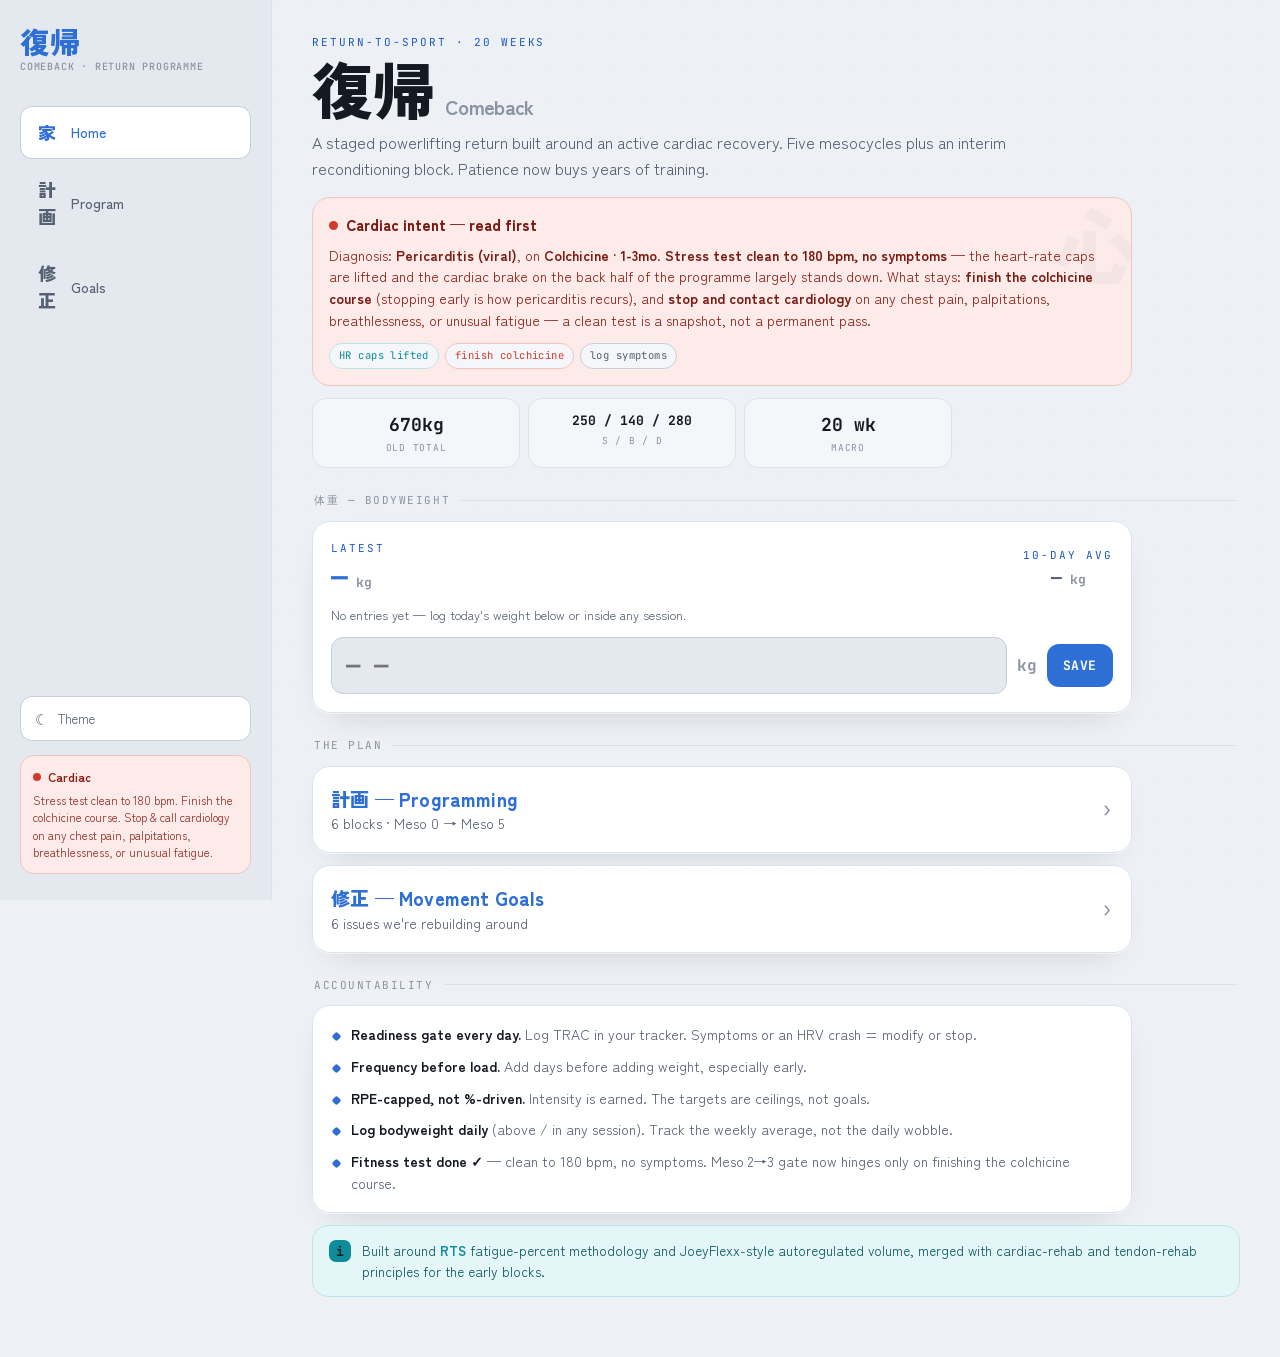
<file: index.html>
<!doctype html>
<html lang="en" data-page="home">
<head>
<meta charset="utf-8">
<meta name="viewport" content="width=device-width, initial-scale=1, viewport-fit=cover">
<title>復帰 — Return Programme</title>
<script>
/* set theme before paint to avoid flash */
(function(){try{var t=localStorage.getItem('theme');if(!t){t=(window.matchMedia&&matchMedia('(prefers-color-scheme: light)').matches)?'light':'dark';}document.documentElement.setAttribute('data-theme',t);}catch(e){document.documentElement.setAttribute('data-theme','dark');}})();
</script>
<link rel="stylesheet" href="tokens.css">
<link rel="stylesheet" href="base.css">
<link rel="stylesheet" href="components.css">
</head>
<body>
<div id="app"></div>
<script src="store.js"></script>
<script src="data.js"></script>
<script src="theme.js"></script>
<script src="components.js"></script>
<script src="chrome.js"></script>
<script src="home.page.js"></script>
</body>
</html>
</file>
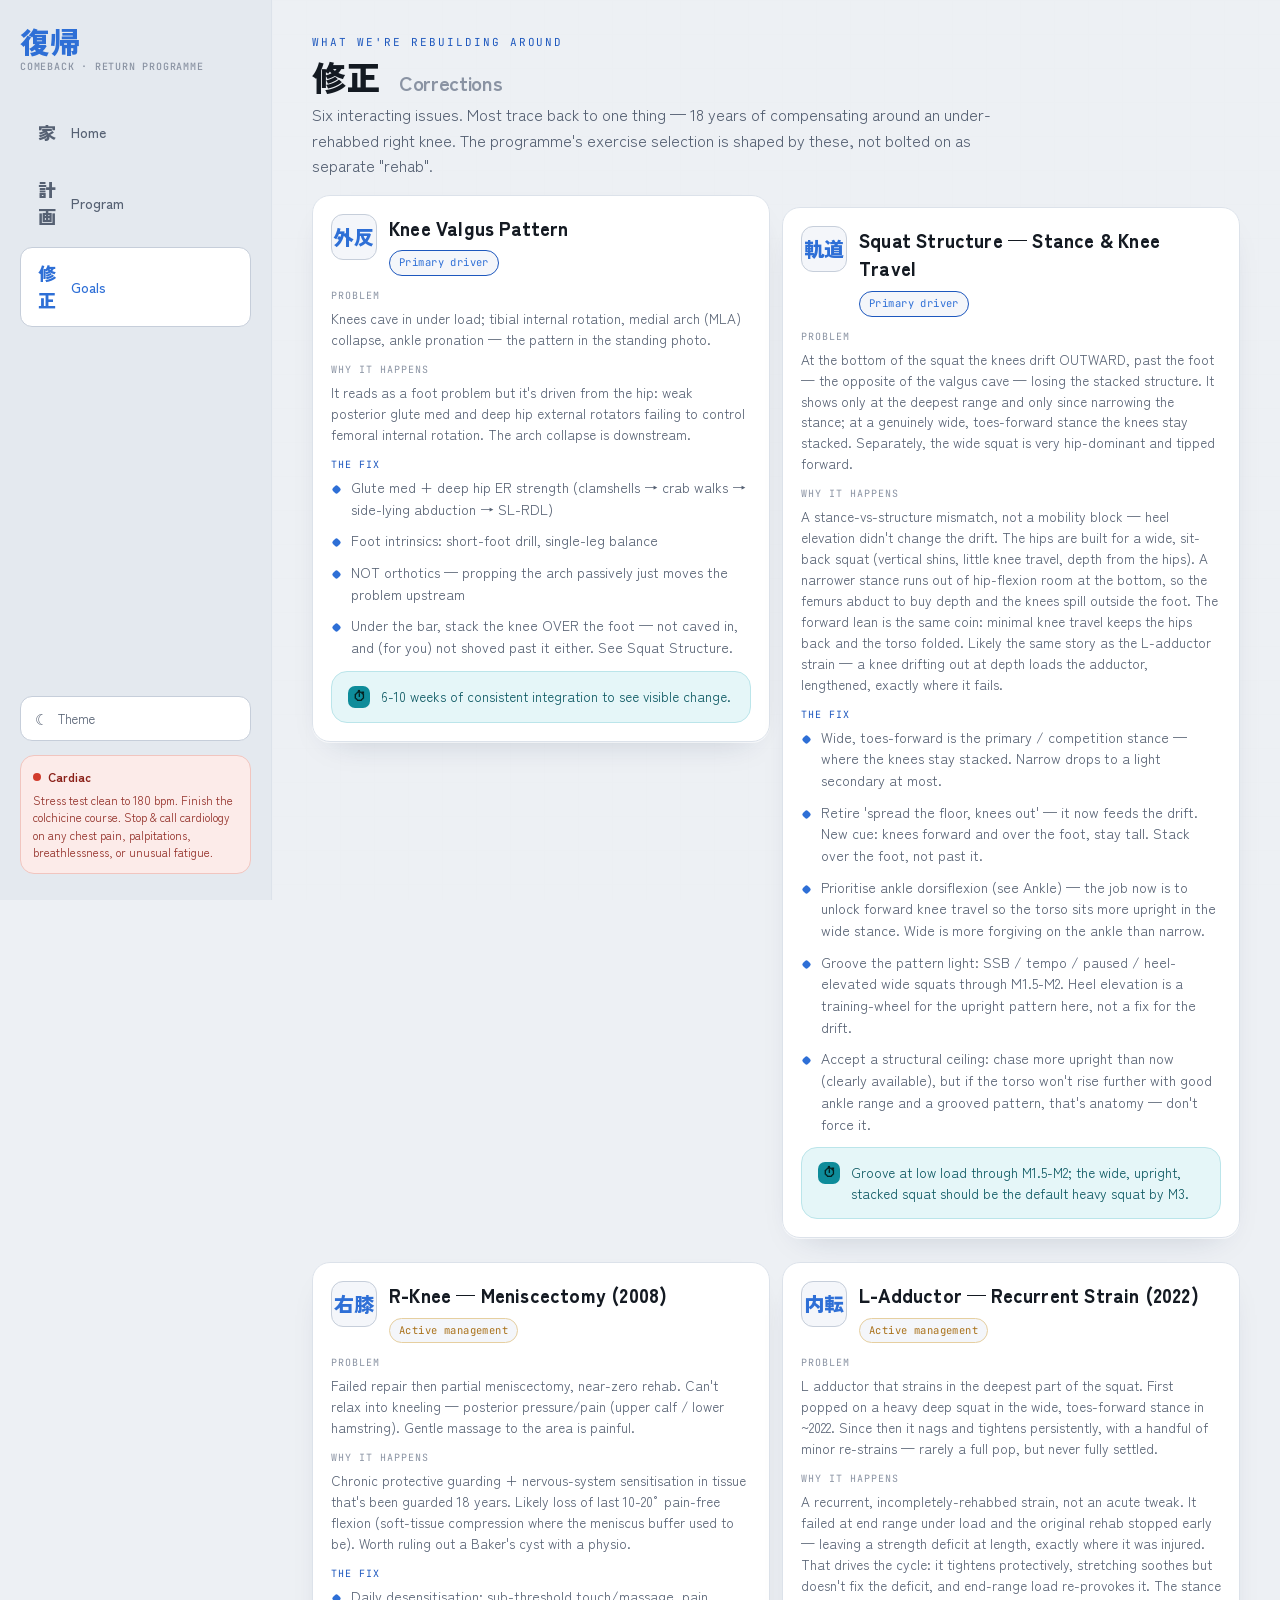
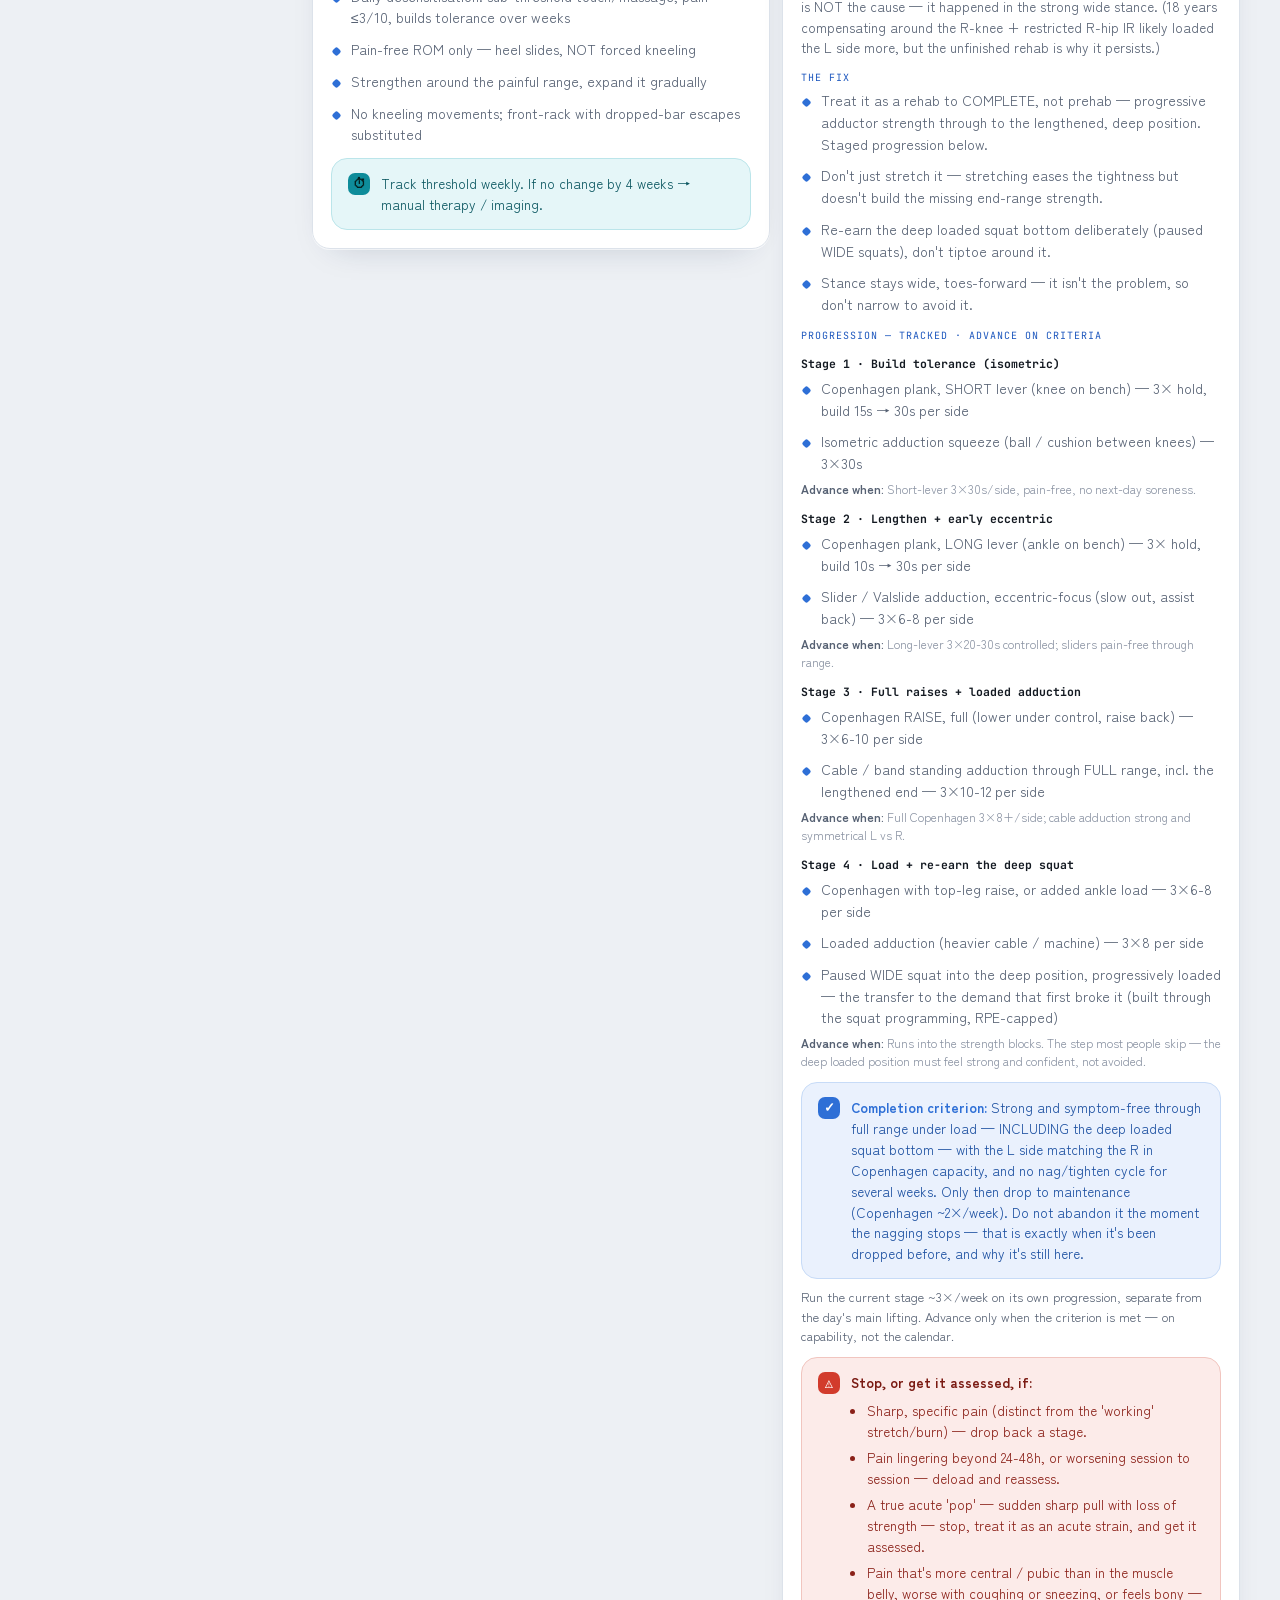
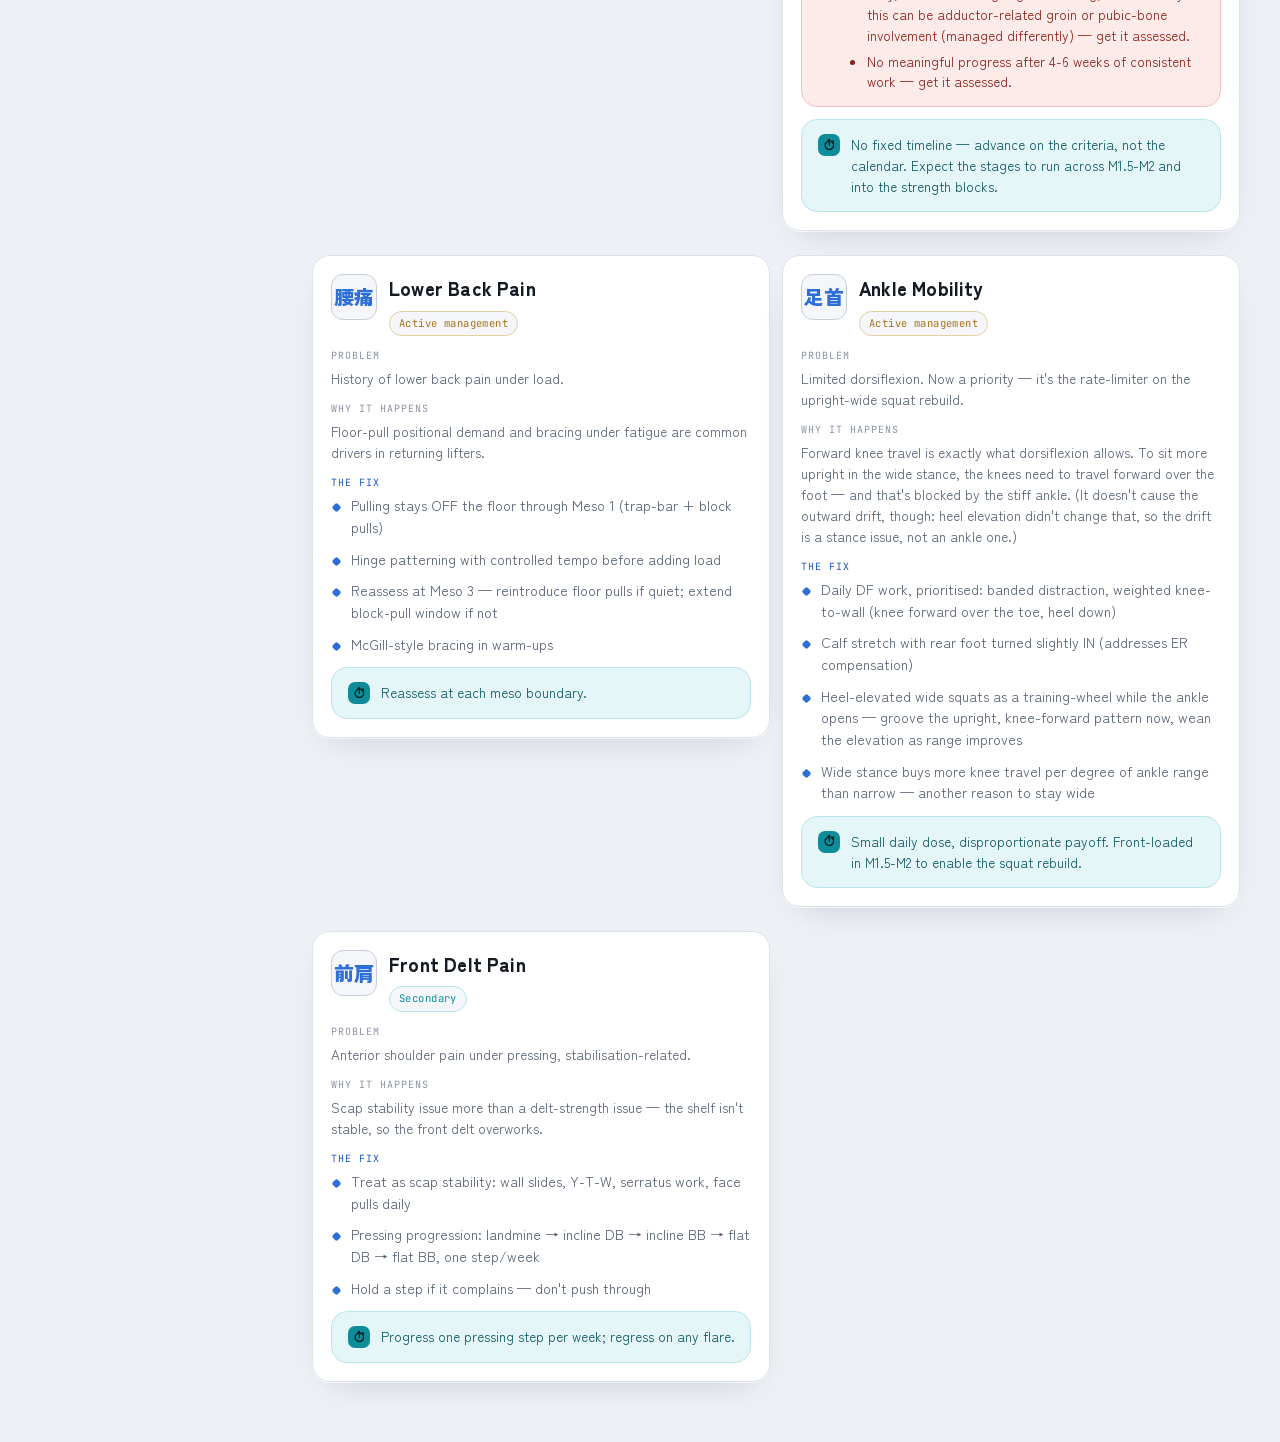
<file: goals.html>
<!doctype html>
<html lang="en" data-page="goals">
<head>
<meta charset="utf-8">
<meta name="viewport" content="width=device-width, initial-scale=1, viewport-fit=cover">
<title>修正 — Movement Goals · 復帰</title>
<script>
/* set theme before paint to avoid flash */
(function(){try{var t=localStorage.getItem('theme');if(!t){t=(window.matchMedia&&matchMedia('(prefers-color-scheme: light)').matches)?'light':'dark';}document.documentElement.setAttribute('data-theme',t);}catch(e){document.documentElement.setAttribute('data-theme','dark');}})();
</script>
<link rel="stylesheet" href="tokens.css">
<link rel="stylesheet" href="base.css">
<link rel="stylesheet" href="components.css">
</head>
<body>
<div id="app"></div>
<script src="store.js"></script>
<script src="data.js"></script>
<script src="theme.js"></script>
<script src="components.js"></script>
<script src="chrome.js"></script>
<script src="goals.page.js"></script>
</body>
</html>
</file>
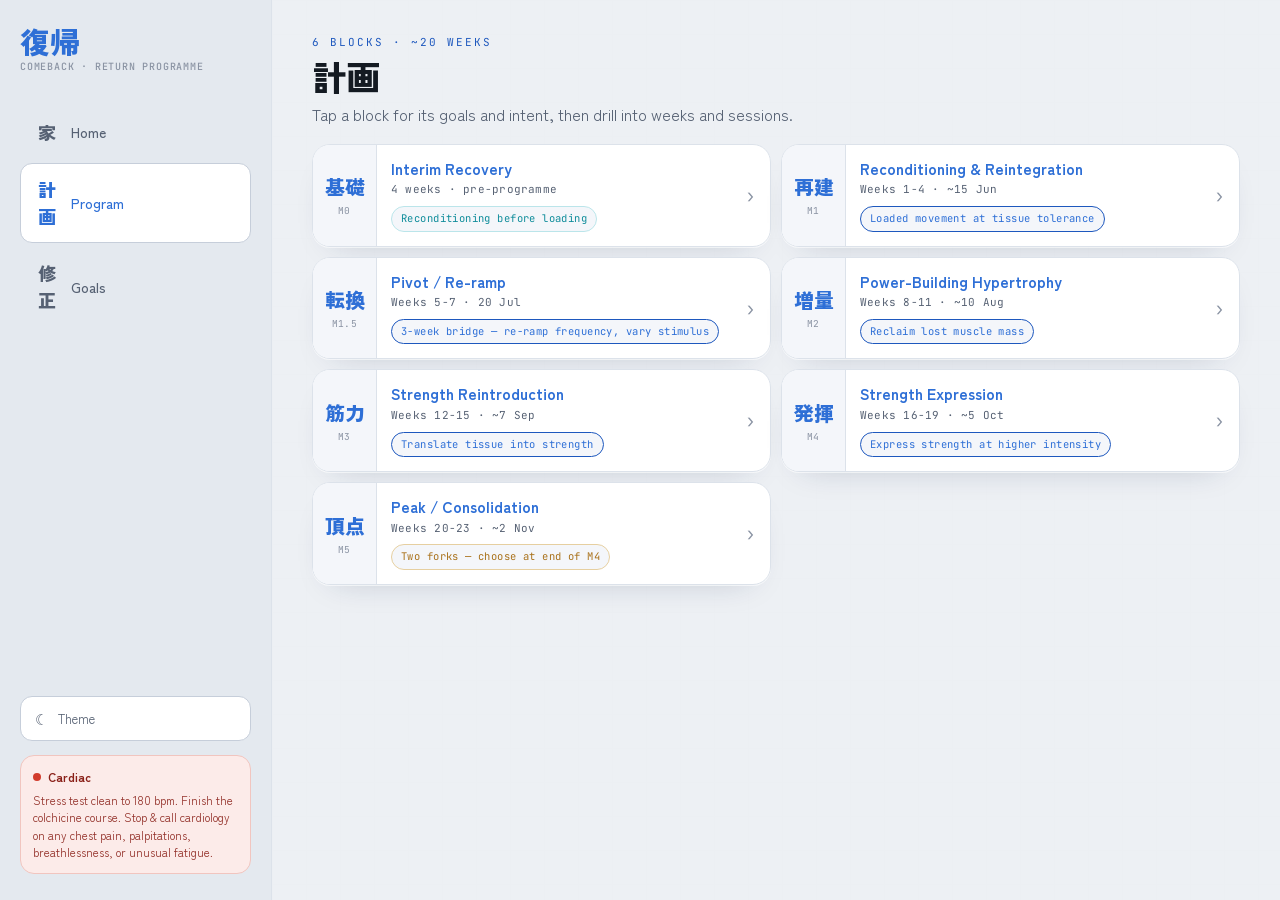
<file: meso.html>
<!doctype html>
<html lang="en" data-page="prog">
<head>
<meta charset="utf-8">
<meta name="viewport" content="width=device-width, initial-scale=1, viewport-fit=cover">
<title>Mesocycle · 復帰</title>
<script>
/* set theme before paint to avoid flash */
(function(){try{var t=localStorage.getItem('theme');if(!t){t=(window.matchMedia&&matchMedia('(prefers-color-scheme: light)').matches)?'light':'dark';}document.documentElement.setAttribute('data-theme',t);}catch(e){document.documentElement.setAttribute('data-theme','dark');}})();
</script>
<link rel="stylesheet" href="tokens.css">
<link rel="stylesheet" href="base.css">
<link rel="stylesheet" href="components.css">
</head>
<body>
<div id="app"></div>
<script src="store.js"></script>
<script src="data.js"></script>
<script src="theme.js"></script>
<script src="components.js"></script>
<script src="chrome.js"></script>
<script src="meso.page.js"></script>
</body>
</html>
</file>
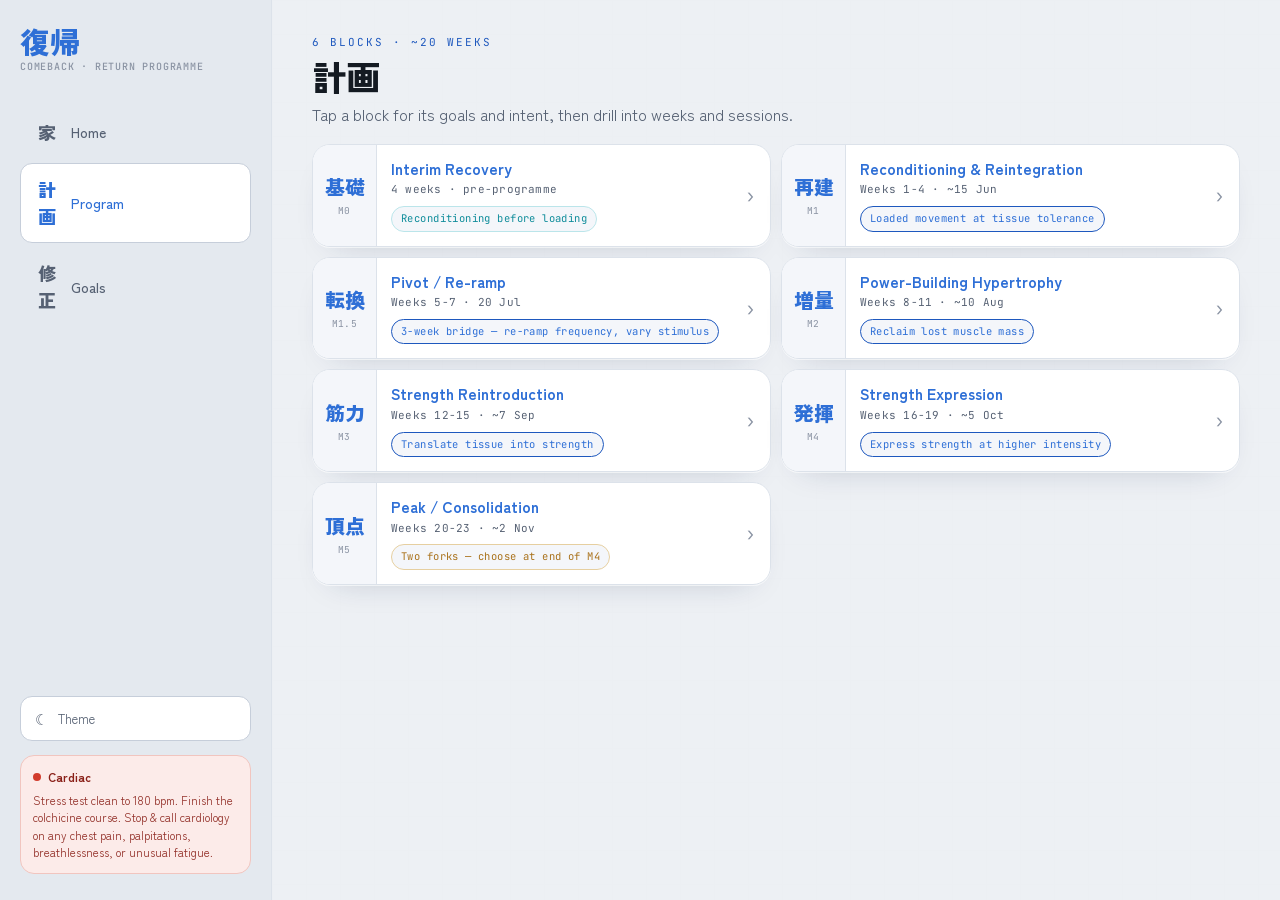
<file: programme.html>
<!doctype html>
<html lang="en" data-page="prog">
<head>
<meta charset="utf-8">
<meta name="viewport" content="width=device-width, initial-scale=1, viewport-fit=cover">
<title>計画 — Programming · 復帰</title>
<script>
/* set theme before paint to avoid flash */
(function(){try{var t=localStorage.getItem('theme');if(!t){t=(window.matchMedia&&matchMedia('(prefers-color-scheme: light)').matches)?'light':'dark';}document.documentElement.setAttribute('data-theme',t);}catch(e){document.documentElement.setAttribute('data-theme','dark');}})();
</script>
<link rel="stylesheet" href="tokens.css">
<link rel="stylesheet" href="base.css">
<link rel="stylesheet" href="components.css">
</head>
<body>
<div id="app"></div>
<script src="store.js"></script>
<script src="data.js"></script>
<script src="theme.js"></script>
<script src="components.js"></script>
<script src="chrome.js"></script>
<script src="programme.page.js"></script>
</body>
</html>
</file>
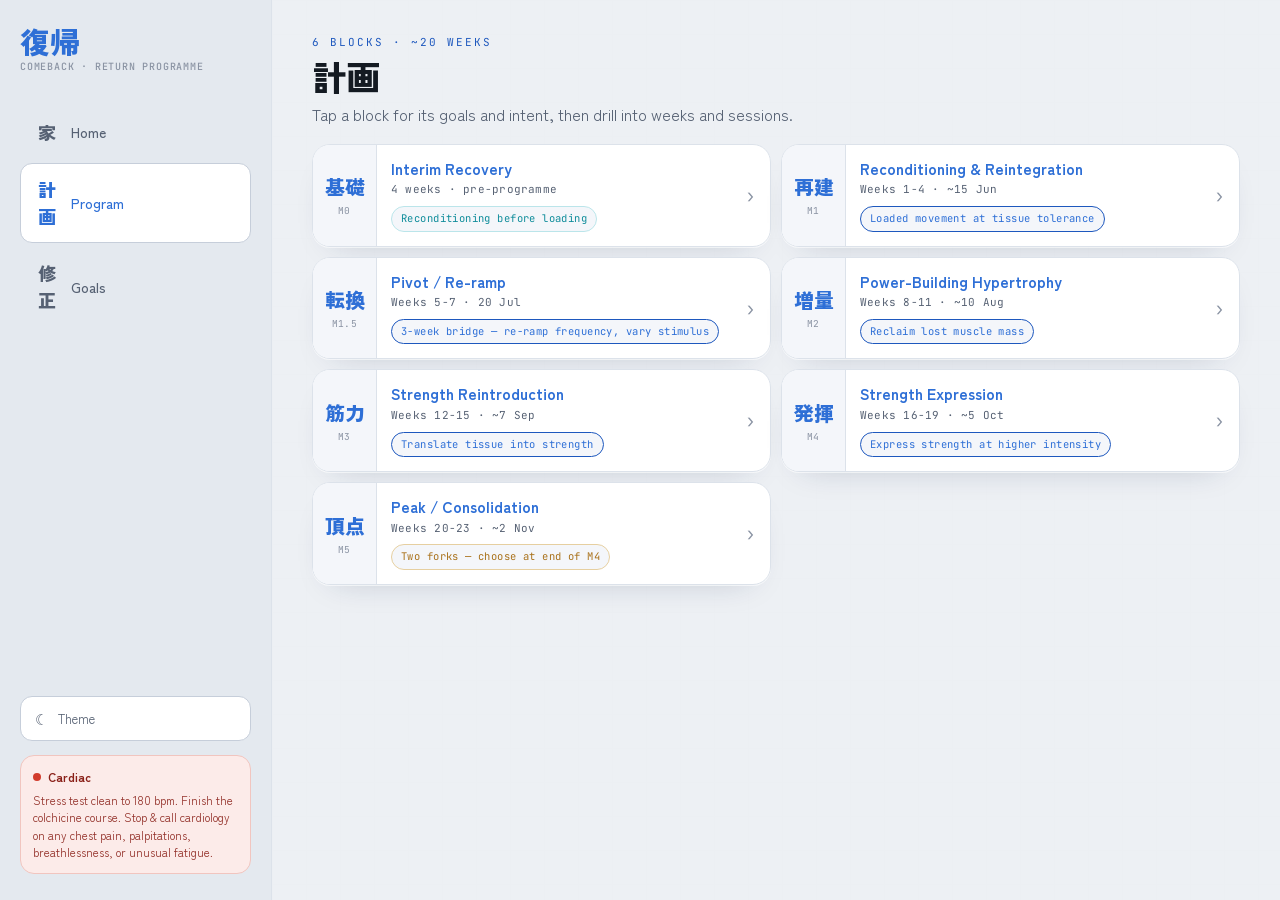
<file: session.html>
<!doctype html>
<html lang="en" data-page="prog">
<head>
<meta charset="utf-8">
<meta name="viewport" content="width=device-width, initial-scale=1, viewport-fit=cover">
<title>Session · 復帰</title>
<script>
/* set theme before paint to avoid flash */
(function(){try{var t=localStorage.getItem('theme');if(!t){t=(window.matchMedia&&matchMedia('(prefers-color-scheme: light)').matches)?'light':'dark';}document.documentElement.setAttribute('data-theme',t);}catch(e){document.documentElement.setAttribute('data-theme','dark');}})();
</script>
<link rel="stylesheet" href="tokens.css">
<link rel="stylesheet" href="base.css">
<link rel="stylesheet" href="components.css">
</head>
<body>
<div id="app"></div>
<script src="store.js"></script>
<script src="data.js"></script>
<script src="theme.js"></script>
<script src="components.js"></script>
<script src="chrome.js"></script>
<script src="session.page.js"></script>
</body>
</html>
</file>
<file: base.css>
/* ============================================================
   base.css — reset, responsive shell, typography
   ============================================================ */
*{margin:0;padding:0;box-sizing:border-box;-webkit-tap-highlight-color:transparent}
html,body{height:100%}
html{color-scheme:dark light}
body{
  font-family:var(--display);
  background:var(--bg);
  color:var(--ink);
  line-height:1.5;
  -webkit-font-smoothing:antialiased;
  text-rendering:optimizeLegibility;
  transition:background .25s ease, color .25s ease;
}
a{color:var(--accent);text-decoration:none}
button{font-family:inherit}

/* ---------- responsive app shell ---------- */
.app{position:relative;min-height:100dvh;display:flex;flex-direction:column}

/* faint grid texture behind everything */
.app::before{
  content:"";position:fixed;inset:0;pointer-events:none;z-index:0;
  background-image:linear-gradient(var(--line) 1px,transparent 1px),linear-gradient(90deg,var(--line) 1px,transparent 1px);
  background-size:34px 34px;opacity:.10;
  -webkit-mask-image:radial-gradient(120% 60% at 50% 0%, #000 0%, transparent 72%);
  mask-image:radial-gradient(120% 60% at 50% 0%, #000 0%, transparent 72%);
}

.sidebar{display:none}
.main{position:relative;z-index:1;flex:1;display:flex;flex-direction:column;min-width:0}

/* top bar (mobile + tablet) */
.topbar{
  position:sticky;top:0;z-index:30;display:flex;align-items:center;gap:10px;
  padding:12px 16px;padding-top:max(12px,env(safe-area-inset-top));
  background:color-mix(in srgb, var(--bg) 82%, transparent);
  backdrop-filter:blur(12px);border-bottom:1px solid var(--line);min-height:56px;
}
.backbtn{
  flex:none;width:34px;height:34px;border-radius:10px;border:1px solid var(--line-2);
  background:var(--card-2);color:var(--ink);font-size:18px;display:flex;align-items:center;justify-content:center;transition:.15s;
}
.backbtn:active{transform:scale(.92)}
.brand-m{font-weight:900;font-size:18px;color:var(--accent)}
.tb-text{flex:1;min-width:0}
.crumb{font-family:var(--mono);font-size:11px;letter-spacing:.06em;text-transform:uppercase;color:var(--ink-faint);overflow:hidden;text-overflow:ellipsis;white-space:nowrap}
.crumb b{color:var(--accent-2)}
.tb-title{font-weight:900;font-size:15px;letter-spacing:.01em;overflow:hidden;text-overflow:ellipsis;white-space:nowrap}
.theme-btn-m{
  flex:none;width:36px;height:36px;border-radius:10px;border:1px solid var(--line-2);
  background:var(--card-2);color:var(--ink);font-size:15px;cursor:pointer;transition:.15s;
}
.theme-btn-m:active{transform:scale(.9)}

/* content area */
.view{flex:1;position:relative;z-index:1;padding:18px 16px 116px}
.view>*{max-width:var(--content);margin-inline:auto}

/* bottom tab bar (mobile + tablet) */
.tabbar{
  position:sticky;bottom:0;z-index:30;display:grid;grid-template-columns:repeat(3,1fr);
  background:color-mix(in srgb, var(--bg) 90%, transparent);
  backdrop-filter:blur(12px);border-top:1px solid var(--line);
  padding:8px 10px;padding-bottom:max(8px,env(safe-area-inset-bottom));
}
.tab-link{display:flex;flex-direction:column;align-items:center;gap:3px;padding:7px 0;color:var(--ink-faint);border-radius:12px;transition:.15s}
.tab-link .jp{font-weight:900;font-size:17px;line-height:1}
.tab-link .en{font-family:var(--mono);font-size:9px;letter-spacing:.08em;text-transform:uppercase}
.tab-link.on{color:var(--accent)}
.tab-link:active{transform:scale(.94)}

/* ---------- desktop: sidebar layout ---------- */
@media (min-width:1000px){
  .app{display:grid;grid-template-columns:272px 1fr;align-items:start}
  .app::before{mask-image:none;-webkit-mask-image:none;opacity:.05}
  .sidebar{
    display:flex;flex-direction:column;position:sticky;top:0;height:100dvh;
    padding:26px 20px;border-right:1px solid var(--line);background:var(--bg-2);z-index:20;
  }
  .brand{font-weight:900;font-size:30px;color:var(--accent);line-height:1;display:flex;flex-direction:column;gap:6px}
  .brand small{font-family:var(--mono);font-size:10px;font-weight:500;letter-spacing:.08em;color:var(--ink-faint);text-transform:uppercase}
  .side-nav{display:flex;flex-direction:column;gap:4px;margin-top:34px}
  .side-link{display:flex;align-items:center;gap:12px;padding:12px 14px;border-radius:12px;color:var(--ink-dim);border:1px solid transparent;transition:.15s}
  .side-link .jp{font-weight:900;font-size:18px;width:24px;text-align:center}
  .side-link .en{font-size:14px;font-weight:500}
  .side-link:hover{background:var(--card);color:var(--ink)}
  .side-link.on{background:var(--card);color:var(--accent);border-color:var(--line-2)}
  .side-foot{margin-top:auto;display:flex;flex-direction:column;gap:14px}
  .theme-btn{display:flex;align-items:center;gap:10px;padding:11px 14px;border-radius:12px;border:1px solid var(--line-2);background:var(--card);color:var(--ink-dim);cursor:pointer;font-size:13px;transition:.15s}
  .theme-btn:hover{color:var(--ink)}
  .theme-btn .g{font-size:15px}
  .side-card{border:1px solid var(--danger-line);background:var(--danger-soft);border-radius:14px;padding:12px}
  .side-card .sc-t{display:flex;align-items:center;gap:7px;font-weight:700;font-size:12px;color:var(--danger-ink)}
  .side-card .sc-t .dot{width:8px;height:8px;border-radius:50%;background:var(--danger)}
  .side-card .sc-x{font-size:11.5px;line-height:1.5;color:var(--danger-ink);margin-top:6px;opacity:.92}

  .topbar{display:none}
  .tabbar{display:none}
  .view{padding:34px 40px 60px}
  .view>*{max-width:var(--maxw);margin-inline:0}
}

/* ---------- typography ---------- */
.hero{margin-bottom:4px}
.kicker{font-family:var(--mono);font-size:11px;letter-spacing:.18em;text-transform:uppercase;color:var(--accent-2);margin-bottom:8px}
.jp-huge{font-weight:900;font-size:46px;line-height:.96;letter-spacing:-.01em}
.hero-sub{font-size:20px;color:var(--ink-faint);font-weight:700;margin-left:10px}
.h1{font-weight:900;font-size:27px;line-height:1.05;letter-spacing:-.01em}
.h2{font-weight:900;font-size:19px;letter-spacing:.01em}
.title-jp{display:flex;align-items:baseline;gap:10px}
.title-jp .tj{color:var(--accent);font-size:30px}
.sub{color:var(--ink-dim);font-size:14px}
.lead{color:var(--ink-dim);font-size:14.5px;line-height:1.6}
.targets{color:var(--ink-dim);font-size:13.5px;line-height:1.6}

@media (min-width:1000px){
  .jp-huge{font-size:62px}
  .h1{font-size:34px}
  .lead{font-size:16px;max-width:680px}
  .hero{margin-bottom:8px}
}

/* spacing utilities */
.mt8{margin-top:8px}.mt12{margin-top:12px}.mt16{margin-top:16px}.mt24{margin-top:24px}
.tcenter{text-align:center}

/* motion */
.fade{animation:fade .4s cubic-bezier(.2,.7,.2,1) both}
.stagger>*{animation:up .5s cubic-bezier(.2,.7,.2,1) both}
.stagger>*:nth-child(1){animation-delay:.02s}
.stagger>*:nth-child(2){animation-delay:.06s}
.stagger>*:nth-child(3){animation-delay:.10s}
.stagger>*:nth-child(4){animation-delay:.14s}
.stagger>*:nth-child(5){animation-delay:.18s}
.stagger>*:nth-child(6){animation-delay:.22s}
.stagger>*:nth-child(7){animation-delay:.26s}
.stagger>*:nth-child(n+8){animation-delay:.30s}
@keyframes fade{from{opacity:0}to{opacity:1}}
@keyframes up{from{opacity:0;transform:translateY(14px)}to{opacity:1;transform:none}}
@media (prefers-reduced-motion:reduce){.fade,.stagger>*{animation:none}}
</file>
<file: components.css>
/* ============================================================
   components.css — cards, tiles, callouts, movements, bodyweight,
   weeks, goals, responsive grids. All driven by tokens.
   ============================================================ */

/* ---- cards ---- */
.card{background:var(--card);border:1px solid var(--line);border-radius:18px;padding:18px;box-shadow:var(--shadow)}
.card+.card{margin-top:12px}
.tap{cursor:pointer;transition:transform .16s, border-color .16s;display:block}
.tap:active{transform:scale(.99)}
.tap:hover{border-color:var(--line-2)}
.nav-card .between{align-items:center}
.between{display:flex;align-items:center;justify-content:space-between;gap:12px}
.row{display:flex;align-items:center;gap:12px}
.chev{flex:none;color:var(--ink-faint);font-size:20px;font-family:var(--mono)}

/* readable width cap for prose-y blocks on big screens */
@media (min-width:1000px){
  .lead,.targets{max-width:700px}
}

/* ---- divider label ---- */
.dl{display:flex;align-items:center;gap:10px;margin:24px 2px 12px}
.dl .t{font-family:var(--mono);font-size:11px;letter-spacing:.14em;text-transform:uppercase;color:var(--ink-faint);white-space:nowrap}
.dl .ln{flex:1;height:1px;background:var(--line)}

/* ---- bullet list ---- */
.blist{list-style:none;display:flex;flex-direction:column;gap:10px}
.blist li{position:relative;padding-left:20px;color:var(--ink-dim);font-size:14px;line-height:1.55}
.blist li::before{content:"";position:absolute;left:2px;top:9px;width:7px;height:7px;border-radius:2px;background:var(--accent);transform:rotate(45deg)}
.blist strong{color:var(--ink)}

/* ---- callouts ---- */
.callout{border-radius:16px;padding:14px 14px 14px 16px;border:1px solid;display:flex;gap:11px;align-items:flex-start;margin-top:12px}
.callout .ic{flex:none;font-family:var(--mono);font-weight:700;font-size:13px;width:22px;height:22px;border-radius:7px;display:flex;align-items:center;justify-content:center}
.callout .tx{font-size:13.5px;line-height:1.55}
.callout.acc{background:var(--accent-soft);border-color:var(--accent-softline)}
.callout.acc .ic{background:var(--accent);color:var(--accent-ink)}
.callout.acc .tx{color:var(--accent-softink)}
.callout.acc .tx b{color:var(--accent)}
.callout.teal{background:var(--teal-soft);border-color:var(--teal-line)}
.callout.teal .ic{background:var(--teal);color:#04201f}
.callout.teal .tx{color:var(--teal-ink)}
.callout.teal .tx b{color:var(--teal)}
.callout.danger{background:var(--danger-soft);border-color:var(--danger-line)}
.callout.danger .ic{background:var(--danger);color:#fff}
.callout.danger .tx{color:var(--danger-ink)}
.callout.danger .tx b{color:var(--danger-strong)}

/* ---- tags ---- */
.tags{display:flex;flex-wrap:wrap;gap:6px}
.tag{font-family:var(--mono);font-size:10.5px;letter-spacing:.04em;padding:4px 9px;border-radius:999px;border:1px solid var(--line-2);color:var(--ink-dim);background:var(--card-2);white-space:nowrap}
.tag.acc{color:var(--accent);border-color:var(--accent-2)}
.tag.teal{color:var(--teal);border-color:var(--teal-line)}
.tag.warn{color:var(--warn);border-color:var(--warn-line)}
.tag.danger{color:var(--danger);border-color:var(--danger-line)}

/* ---- stats ---- */
.stats{display:grid;grid-template-columns:repeat(3,1fr);gap:8px;margin-top:12px}
.stat{background:var(--card-2);border:1px solid var(--line);border-radius:14px;padding:12px 10px;text-align:center}
.stat .v{font-family:var(--mono);font-weight:700;font-size:18px;color:var(--ink)}
.stat .k{font-family:var(--mono);font-size:9.5px;letter-spacing:.08em;text-transform:uppercase;color:var(--ink-faint);margin-top:3px}
@media (min-width:1000px){.stats{max-width:640px}}

/* ---- tiles + responsive grid ---- */
.grid-tiles{display:grid;grid-template-columns:1fr;gap:10px}
@media (min-width:1000px){.grid-tiles{grid-template-columns:repeat(auto-fill,minmax(330px,1fr))}}
.tile{display:flex;align-items:stretch;background:var(--card);border:1px solid var(--line);border-radius:18px;overflow:hidden;box-shadow:var(--shadow)}
.tile .badge{flex:none;width:64px;display:flex;flex-direction:column;align-items:center;justify-content:center;gap:2px;background:var(--card-2);border-right:1px solid var(--line)}
.tile .badge .jp{font-weight:900;font-size:20px;color:var(--accent)}
.tile .badge .en{font-family:var(--mono);font-size:9.5px;color:var(--ink-faint);letter-spacing:.05em}
.tile .body{flex:1;padding:14px;min-width:0}
.tile .ttl{font-weight:700;font-size:15.5px;line-height:1.2}
.tile .meta{font-family:var(--mono);font-size:11px;color:var(--ink-dim);margin-top:4px;letter-spacing:.02em}
.tile .arr{display:flex;align-items:center;padding-right:14px;color:var(--ink-faint);font-family:var(--mono);font-size:18px}

/* ---- heart banner ---- */
.heart{border-radius:18px;padding:16px;border:1px solid var(--danger-line);background:var(--danger-soft);position:relative;overflow:hidden}
.heart::after{content:"心";position:absolute;right:-8px;top:-18px;font-weight:900;font-size:84px;color:var(--wm);pointer-events:none}
.heart .t{display:flex;align-items:center;gap:8px;font-weight:900;font-size:15px;color:var(--danger-strong)}
.heart .dot{width:9px;height:9px;border-radius:50%;background:var(--danger);box-shadow:0 0 0 0 var(--danger);animation:hb 2s infinite}
@keyframes hb{0%{box-shadow:0 0 0 0 color-mix(in srgb,var(--danger) 40%,transparent)}70%{box-shadow:0 0 0 9px transparent}100%{box-shadow:0 0 0 0 transparent}}
.heart .tx{font-size:13px;color:var(--danger-ink);line-height:1.55;margin-top:8px}
.heart .tx b{color:var(--danger-strong)}
@media (min-width:1000px){.heart{max-width:820px}.heart .tx{font-size:14px}}

/* ---- bodyweight widget ---- */
.bw-big{font-family:var(--mono);font-weight:700;font-size:28px;color:var(--accent)}
.bw-big span,.bw-mid span{font-size:13px;color:var(--ink-faint)}
.bw-mid{font-family:var(--mono);font-weight:700;font-size:18px;color:var(--ink-dim)}
.inrow{display:flex;align-items:center;gap:10px;margin-top:12px}
.inrow input{
  flex:1;min-width:0;background:var(--bg-2);border:1px solid var(--line-2);border-radius:12px;
  color:var(--ink);font-family:var(--mono);font-weight:700;font-size:24px;padding:12px 14px;outline:none;transition:.15s;
}
.inrow input:focus{border-color:var(--accent);box-shadow:0 0 0 3px var(--accent-ring)}
.inrow .unit{font-family:var(--mono);font-weight:700;font-size:16px;color:var(--ink-faint)}
.inrow button{flex:none;background:var(--accent);color:var(--accent-ink);border:none;border-radius:12px;font-family:var(--mono);font-weight:700;font-size:13px;letter-spacing:.04em;padding:13px 16px;cursor:pointer;transition:.15s}
.inrow button:active{transform:scale(.95)}
.inrow button.saved{background:var(--ok);color:#04140c}
.bw{background:var(--card);border:1px solid var(--line-2);border-radius:18px;padding:16px;position:relative;overflow:hidden;box-shadow:var(--shadow)}
.bw::after{content:"体重";position:absolute;right:-6px;bottom:-16px;font-weight:900;font-size:72px;color:var(--wm);pointer-events:none}
.bw .lab{font-family:var(--mono);font-size:10.5px;letter-spacing:.1em;text-transform:uppercase;color:var(--accent-2)}
.bw .date{font-family:var(--mono);font-size:11px;color:var(--ink-faint);margin-top:2px}
.bw .hint{font-size:11.5px;color:var(--ink-faint);margin-top:10px;line-height:1.45}
.bw .hint b{color:var(--ink-dim)}
@media (min-width:1000px){.bw,.card{max-width:820px}.grid-tiles .tile,.grid-goals .goal{max-width:none}}

/* spark */
.spark{display:flex;align-items:flex-end;gap:3px;height:40px;margin-top:8px}
.spark .b{flex:1;background:var(--accent-2);border-radius:2px 2px 0 0;min-height:3px;opacity:.85}
.spark .b.last{background:var(--accent)}

/* ---- session detail ---- */
.session{margin-top:4px}
.sect-head{display:flex;align-items:center;gap:8px;margin:18px 2px 10px}
.sect-head .sq{width:9px;height:9px;border-radius:2px;background:var(--accent);transform:rotate(45deg)}
.sect-head .t{font-family:var(--mono);font-size:11px;letter-spacing:.12em;text-transform:uppercase;color:var(--ink)}
.sect-head.warm .sq{background:var(--teal)}
.sect-head.acc-s .sq{background:var(--ink-faint)}
.mv-grid{display:grid;grid-template-columns:1fr;gap:8px}
@media (min-width:1000px){.mv-grid{grid-template-columns:repeat(auto-fill,minmax(320px,1fr))}.session{max-width:var(--maxw)}}
.mv{background:var(--card);border:1px solid var(--line);border-radius:14px;padding:12px 13px}
.mv .top{display:flex;align-items:baseline;justify-content:space-between;gap:10px}
.mv .nm{font-weight:700;font-size:14.5px;line-height:1.2;color:var(--ink)}
.mv a.nm{color:var(--accent);border-bottom:1px dashed var(--accent-softline);padding-bottom:1px}
.mv .var{font-family:var(--mono);font-size:10.5px;color:var(--ink-faint);margin-top:2px}
.mv .nums{display:flex;gap:6px;flex-wrap:wrap;margin-top:9px}
.mv .num{font-family:var(--mono);font-size:11px;background:var(--card-2);border:1px solid var(--line);border-radius:7px;padding:3px 7px;color:var(--ink-dim);white-space:nowrap}
.mv .num b{color:var(--ink);font-weight:700}
.mv .num.kg b{color:var(--accent)}
.mv .num.rpe b{color:var(--warn)}
.mv .num.rpe{color:var(--warn)}
.mv .nt{font-size:12.5px;color:var(--ink-dim);line-height:1.5;margin-top:9px;padding-top:9px;border-top:1px solid var(--line)}
.mv .nt .flag{color:var(--danger);font-weight:700}

/* ---- weeks (on meso page) ---- */
.weeks{display:flex;flex-direction:column;gap:22px}
.week-block{}
.week-head{display:flex;align-items:center;gap:12px;margin-bottom:6px}
.week-head .wh-badge{flex:none;width:48px;height:48px;border-radius:12px;background:var(--card-2);border:1px solid var(--line-2);display:flex;align-items:center;justify-content:center;font-weight:900;font-size:18px;color:var(--accent)}
.week-head .wh-ttl{font-weight:900;font-size:17px}
.week-head .wh-meta{font-family:var(--mono);font-size:11px;color:var(--ink-faint);margin-top:2px}

/* ---- goals ---- */
.grid-goals{display:grid;grid-template-columns:1fr;gap:12px}
@media (min-width:1000px){.grid-goals{grid-template-columns:repeat(auto-fill,minmax(360px,1fr));align-items:start}}
.goal{}
.goal-head{display:flex;align-items:flex-start;gap:12px}
.goal-jp{flex:none;width:46px;height:46px;border-radius:12px;background:var(--card-2);border:1px solid var(--line-2);display:flex;align-items:center;justify-content:center;font-weight:900;font-size:20px;color:var(--accent)}
.goal-meta{flex:1;min-width:0}
.goal-sec{margin-top:12px}
.goal-lab{font-family:var(--mono);font-size:10px;letter-spacing:.1em;text-transform:uppercase;color:var(--ink-faint);margin-bottom:5px}
.goal-lab.accent{color:var(--accent-2)}
.goal-tx{font-size:13.5px;color:var(--ink-dim);line-height:1.55}
</file>
<file: tokens.css>
/* ============================================================
   tokens.css — design tokens
   Dark is the base (:root). Light applied via [data-theme="light"].
   The inline bootstrap in each page sets data-theme before paint.
   ============================================================ */
@import url('https://fonts.googleapis.com/css2?family=Zen+Kaku+Gothic+New:wght@400;500;700;900&family=JetBrains+Mono:wght@400;500;700&display=swap');

:root{
  /* type */
  --display:'Zen Kaku Gothic New','Hiragino Kaku Gothic ProN','Yu Gothic','Noto Sans JP',sans-serif;
  --mono:'JetBrains Mono','SFMono-Regular',ui-monospace,monospace;
  --maxw:1180px;
  --content:780px;

  /* dark palette (default) */
  --bg:#0B0D10;
  --bg-2:#0F1217;
  --card:#14181E;
  --card-2:#1A1F27;
  --card-3:#222834;
  --line:#262C36;
  --line-2:#333A47;
  --ink:#E9EDF3;
  --ink-dim:#9AA3B0;
  --ink-faint:#5E6675;
  --accent:#5B9DFF;
  --accent-2:#3D7DEB;
  --accent-ink:#06101F;
  --accent-soft:#0f1a2e;
  --accent-softline:#1c3a63;
  --accent-softink:#bcd6ff;
  --accent-ring:#5b9dff33;
  --teal:#3CC8D6;
  --teal-soft:#0c1c1e;
  --teal-line:#1d4448;
  --teal-ink:#bfeef2;
  --warn:#F2B43D;
  --warn-line:#6b5a2c;
  --danger:#FF6150;
  --danger-soft:#241313;
  --danger-line:#5a2a23;
  --danger-ink:#ffcfc7;
  --danger-strong:#fff;
  --ok:#54D391;
  --wm:#ffffff08;            /* big watermark glyphs */
  --glow:#11161f;            /* hero radial glow */
  --shadow:0 1px 0 rgba(255,255,255,.02), 0 18px 40px -24px rgba(0,0,0,.7);
}

:root[data-theme="light"]{
  --bg:#EDF0F4;
  --bg-2:#E4E9EF;
  --card:#FFFFFF;
  --card-2:#F4F6FA;
  --card-3:#E9EEF4;
  --line:#DCE2EA;
  --line-2:#C6CEDA;
  --ink:#141A22;
  --ink-dim:#566173;
  --ink-faint:#8A93A3;
  --accent:#2E6FD6;
  --accent-2:#1E58BE;
  --accent-ink:#FFFFFF;
  --accent-soft:#EAF1FD;
  --accent-softline:#C7DBF7;
  --accent-softink:#1B4FA0;
  --accent-ring:#2e6fd633;
  --teal:#0E8C9A;
  --teal-soft:#E5F6F8;
  --teal-line:#BBE5EA;
  --teal-ink:#0A5660;
  --warn:#A9711A;
  --warn-line:#E6CFA0;
  --danger:#D23B2C;
  --danger-soft:#FCEBE9;
  --danger-line:#F1C5BF;
  --danger-ink:#8A2018;
  --danger-strong:#7A1A12;
  --ok:#1E9E63;
  --wm:#0b1b3608;
  --glow:#ffffff;
  --shadow:0 1px 0 rgba(255,255,255,.6), 0 14px 34px -22px rgba(20,40,80,.28);
}
</file>
